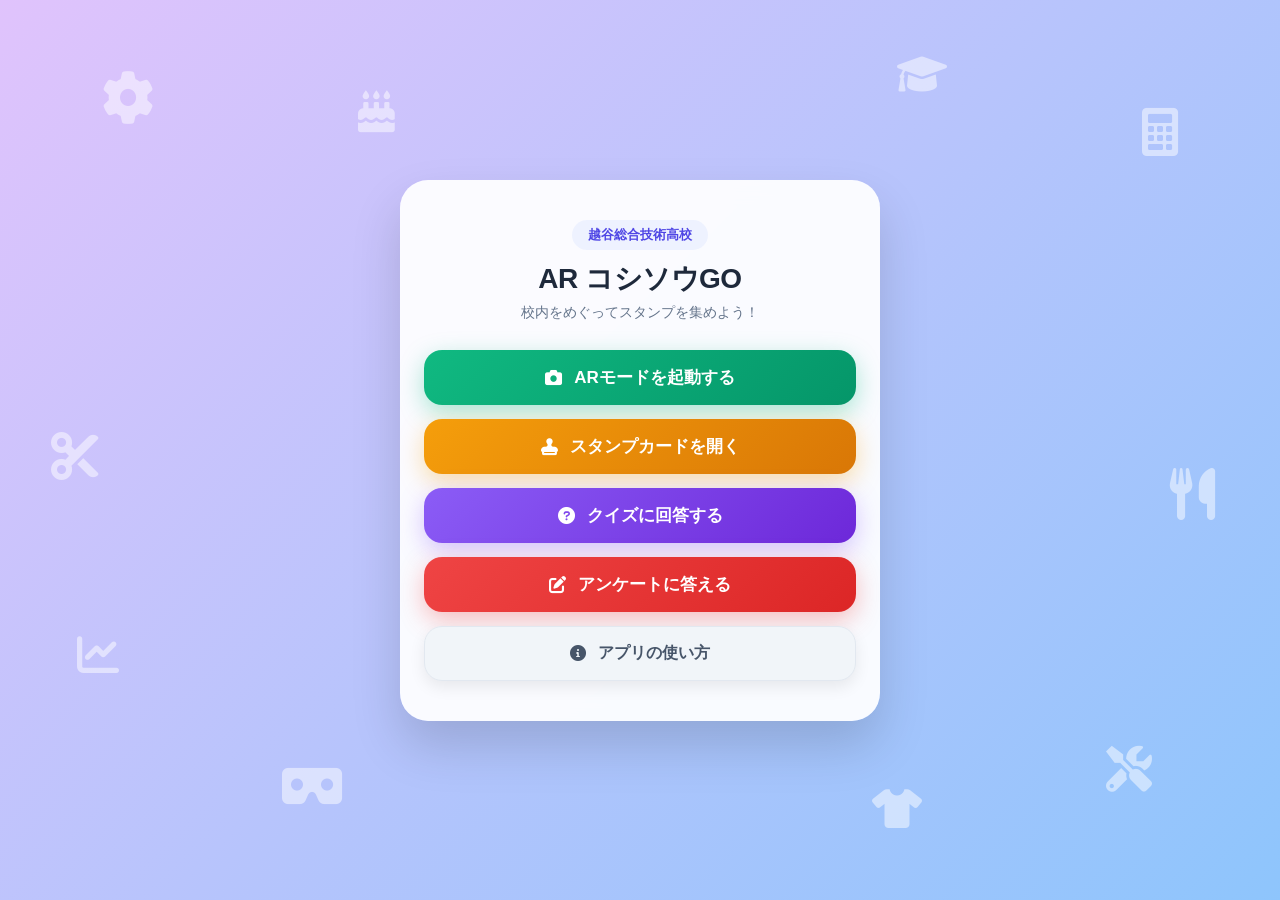
<file: index.html>
<!DOCTYPE html>
<html lang="ja">
<head>
    <meta charset="UTF-8">
    <meta name="viewport" content="width=device-width, initial-scale=1.0">
    <title>越総 ARナビ</title>
    <link href="https://cdnjs.cloudflare.com/ajax/libs/font-awesome/6.0.0/css/all.min.css" rel="stylesheet">
    <style>
        /* 全体のベーススタイル */
        * {
            box-sizing: border-box;
            margin: 0;
            padding: 0;
            font-family: 'Helvetica Neue', Arial, 'Hiragino Kaku Gothic ProN', 'Hiragino Sans', Meiryo, sans-serif;
        }

        body {
            background: linear-gradient(135deg, #e0c3fc 0%, #8ec5fc 100%);
            min-height: 100vh;
            display: flex;
            justify-content: center;
            align-items: center;
            padding: 24px 16px;
            position: relative;
            /* 画面からあふれた時にスクロールできるように変更 */
            overflow-x: hidden;
            overflow-y: auto;
        }

        /* 余白を埋める浮遊背景パーツ */
        .bg-decorations {
            position: fixed; /* スクロールしても背景要素がずれないように fixed に変更 */
            top: 0;
            left: 0;
            width: 100%;
            height: 100%;
            pointer-events: none;
            z-index: 0;
        }

        .decor-item {
            position: absolute;
            color: rgba(255, 255, 255, 0.5);
            animation: float 6s ease-in-out infinite alternate;
        }

        /* アイコン配置 */
        .item-kougyou1 { top: 8%; left: 8%; animation-delay: 0s; font-size: 52px; }
        .item-kougyou2 { bottom: 12%; right: 10%; animation-delay: 2s; font-size: 46px; }
        .item-shougyou1 { top: 12%; right: 8%; animation-delay: 1s; font-size: 48px; }
        .item-shougyou2 { bottom: 25%; left: 6%; animation-delay: 3s; font-size: 42px; }
        .item-fukushoku1 { top: 48%; left: 4%; animation-delay: 1.5s; font-size: 48px; }
        .item-fukushoku2 { bottom: 8%; right: 28%; animation-delay: 0.5s; font-size: 40px; }
        .item-shokumotsu1 { top: 52%; right: 5%; animation-delay: 2.5s; font-size: 52px; }
        .item-shokumotsu2 { top: 10%; left: 28%; animation-delay: 1.8s; font-size: 42px; }
        .item-ar1 { bottom: 10%; left: 22%; animation-delay: 0.8s; font-size: 48px; }
        .item-ar2 { top: 6%; right: 26%; animation-delay: 2.2s; font-size: 40px; }

        @keyframes float {
            0% { transform: translateY(0px) rotate(0deg); }
            100% { transform: translateY(-22px) rotate(12deg); }
        }

        /* メインのカード型容器 */
        .app-card {
            position: relative;
            z-index: 1;
            background: rgba(255, 255, 255, 0.93);
            backdrop-filter: blur(10px);
            border-radius: 28px;
            padding: 40px 24px;
            width: 100%;
            max-width: 480px;
            box-shadow: 0 25px 50px rgba(0, 0, 0, 0.15);
            text-align: center;
            margin: auto 0; /* 上下中央寄せをスクロール時も維持 */
        }

        /* ヘッダー部分 */
        .app-header {
            margin-bottom: 28px;
        }

        .app-badge {
            display: inline-block;
            background: #eef2ff;
            color: #4f46e5;
            font-size: 13px;
            font-weight: bold;
            padding: 6px 16px;
            border-radius: 20px;
            margin-bottom: 10px;
        }

        .app-title {
            font-size: 28px;
            color: #1e293b;
            font-weight: 800;
            letter-spacing: -0.5px;
        }

        .app-subtitle {
            font-size: 14px;
            color: #64748b;
            margin-top: 6px;
        }

        /* メインボタンエリア */
        .btn-group {
            display: flex;
            flex-direction: column;
            gap: 14px;
        }

        /* 共通ボタン基本設定 */
        .btn {
            display: flex;
            align-items: center;
            justify-content: center;
            gap: 12px;
            width: 100%;
            padding: 16px 20px;
            font-size: 17px;
            font-weight: 700;
            border: none;
            border-radius: 18px;
            text-decoration: none;
            cursor: pointer;
            transition: all 0.2s ease;
            box-shadow: 0 6px 16px rgba(0, 0, 0, 0.08);
        }

        .btn:active {
            transform: scale(0.98);
        }

        /* 各ボタンの色定義 */
        .btn-ar {
            background: linear-gradient(135deg, #10b981, #059669);
            color: white;
            box-shadow: 0 8px 24px rgba(16, 185, 129, 0.35);
        }

        .btn-stamp {
            background: linear-gradient(135deg, #f59e0b, #d97706);
            color: white;
            box-shadow: 0 8px 24px rgba(245, 158, 11, 0.35);
        }

        .btn-quiz {
            background: linear-gradient(135deg, #8b5cf6, #6d28d9);
            color: white;
            box-shadow: 0 8px 24px rgba(139, 92, 246, 0.35);
        }

        .btn-survey {
            background: linear-gradient(135deg, #ef4444, #dc2626);
            color: white;
            box-shadow: 0 8px 24px rgba(239, 68, 68, 0.35);
        }

        .btn-usage {
            background: #f1f5f9;
            color: #475569;
            border: 1px solid #e2e8f0;
            font-size: 16px;
        }

        .btn-usage:hover {
            background: #e2e8f0;
        }

        /* アプリの使い方 */
        .guide-box {
            display: none;
            margin-top: 18px;
            background: #f8fafc;
            border: 1px solid #e2e8f0;
            border-radius: 18px;
            padding: 18px;
            text-align: left;
            font-size: 14px;
            color: #334155;
            line-height: 1.6;
        }

        .guide-box h4 {
            color: #0f172a;
            font-size: 15px;
            margin-bottom: 8px;
            display: flex;
            align-items: center;
            gap: 6px;
        }

        .guide-box ol {
            padding-left: 20px;
        }

        .guide-box li {
            margin-bottom: 6px;
        }
    </style>
</head>
<body>

    <div class="bg-decorations">
        <i class="fa-solid fa-gear decor-item item-kougyou1"></i>
        <i class="fa-solid fa-screwdriver-wrench decor-item item-kougyou2"></i>
        <i class="fa-solid fa-calculator decor-item item-shougyou1"></i>
        <i class="fa-solid fa-chart-line decor-item item-shougyou2"></i>
        <i class="fa-solid fa-scissors decor-item item-fukushoku1"></i>
        <i class="fa-solid fa-shirt decor-item item-fukushoku2"></i>
        <i class="fa-solid fa-utensils decor-item item-shokumotsu1"></i>
        <i class="fa-solid fa-cake-candles decor-item item-shokumotsu2"></i>
        <i class="fa-solid fa-vr-cardboard decor-item item-ar1"></i>
        <i class="fa-solid fa-graduation-cap decor-item item-ar2"></i>
    </div>
    
    <div class="app-card">
        <div class="app-header">
            <span class="app-badge">越谷総合技術高校</span>
            <h1 class="app-title">AR コシソウGO</h1>
            <p class="app-subtitle">校内をめぐってスタンプを集めよう！</p>
        </div>

        <div class="btn-group">
            <a href="./videoMaya.html" class="btn btn-ar">
                <i class="fa-solid fa-camera"></i>
                ARモードを起動する
            </a>

            <a href="./map.html" class="btn btn-stamp">
                <i class="fa-solid fa-stamp"></i>
                スタンプカードを開く
            </a>

            <a href="./form.html" class="btn btn-quiz">
                <i class="fa-solid fa-circle-question"></i>
                クイズに回答する
            </a>

            <a href="https://forms.gle/NvS4azoim9Pduo2w6" class="btn btn-survey">
                <i class="fa-solid fa-pen-to-square"></i>
                アンケートに答える
            </a>

            <button type="button" class="btn btn-usage" id="toggleGuide">
                <i class="fa-solid fa-circle-info"></i>
                アプリの使い方
            </button>
        </div>

        <div class="guide-box" id="guideBox">
            <h4><i class="fa-solid fa-circle-info" style="color: #3b82f6;"></i> アプリのあそびかた</h4>
            <ol>
                <li><strong>「ARモードを起動」</strong>を押してカメラを許可します。</li>
                <li><strong>スタンプカード</strong>のマップからARマーカーの位置を探します。</li>
                <li>校内にある<strong>ARマーカー</strong>を読み取った後、対象となるものを探しカメラをかざします。</li>
                <li>読み取ったらスタンプを押し、校内をめぐって<strong>スタンプコンプリート</strong>を目指しましょう。</li>
                <li>ARとは別に校内を使った<strong>クイズ</strong>があります。ぜひ全問正解を目指して頑張ってください。</li>
                <li>スタンプが全部押せたら<strong>景品を受け取れます。</strong>先着***名様(1端末1つ)に***場所***でお配りしています。</li>
            </ol>
        </div>
    </div>

    <script>
        const toggleBtn = document.getElementById('toggleGuide');
        const guideBox = document.getElementById('guideBox');

        toggleBtn.addEventListener('click', () => {
            if (guideBox.style.display === 'block') {
                guideBox.style.display = 'none';
            } else {
                guideBox.style.display = 'block';
            }
        });
    </script>
</body>
</html>
</file>
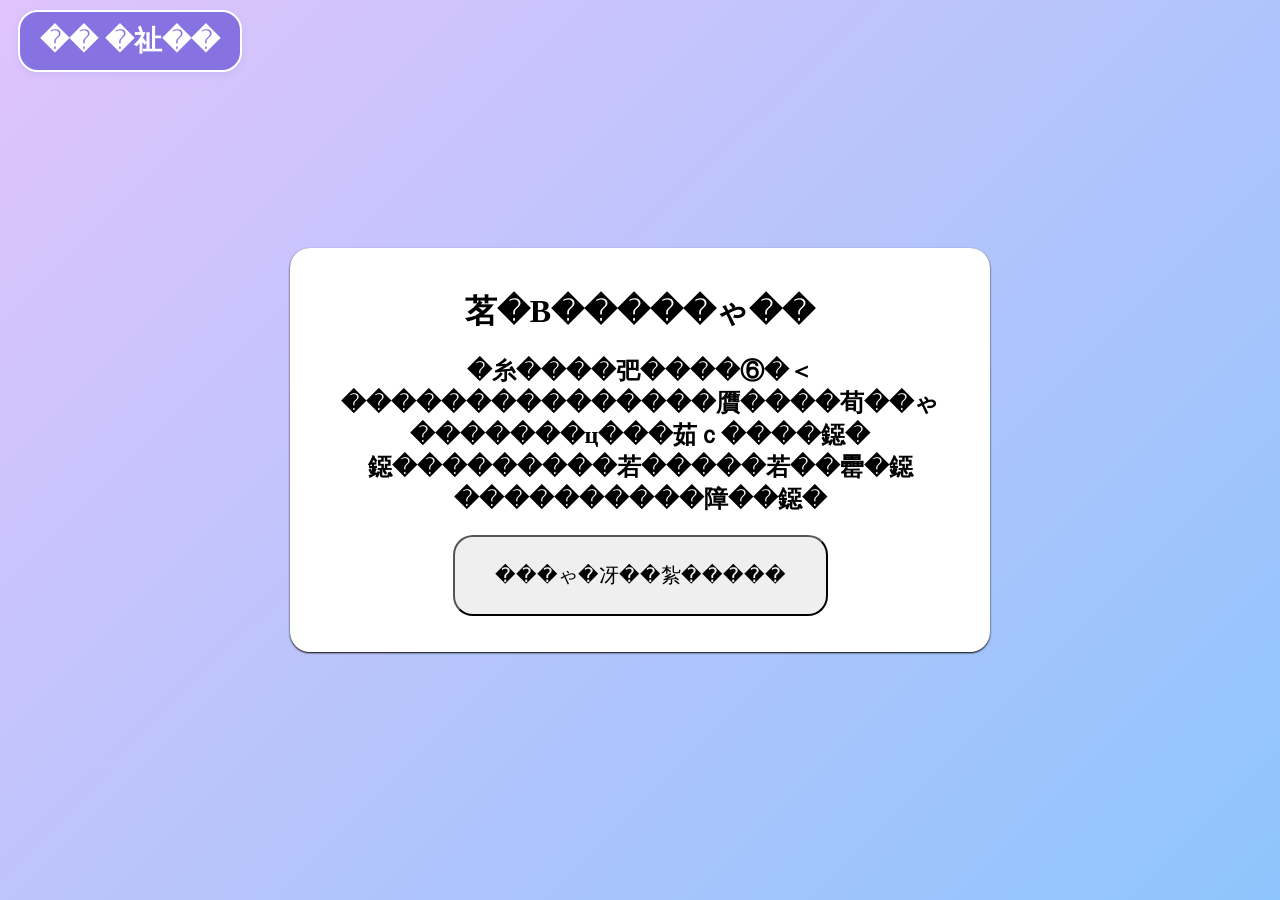
<file: form.html>
<html> 
<head>
    <meta name="viewport" content="width=device-width, initial-scale=1.0">
	<meta http-equiv="Content-Type" content="text/html:charset=EUC-JP">
    <title>クイズ</title>
    <style>

        .back-btn {
            position: fixed;
             top: 10px;
            left: 18px;

            padding: 10px 20px;

            background-color: #8672e0;
            color: white;

            font-size: 28px;
            font-weight: bold;

            text-decoration: none;

            border: 2px solid white;
            border-radius: 20px;

            box-shadow: 0 3px 6px rgba(164, 165, 243, 0.3);
        }
        .next-btn{
            border-radius: 20px;
            padding: 25px 40px;
            text-decoration: none;
            font-size: 20px;
        }
        body {
            
            text-align: center;
            min-height: 100vh;
            margin: 0;
            background: linear-gradient(135deg, #e0c3fc 0%, #8ec5fc 100%);
            min-height: 100vh;
            display: flex;
            justify-content: center;
            align-items: center;
        }
        .box {
            background-color: white;
            border-radius: 20px;
            padding: 20px;
            width: 80%;
            max-width: 700px;
            margin: 30px auto;
            box-sizing: border-box;
            box-shadow: 0 1px 2px black;
        }
        /* スマホ向けのサイズ調整 */
        @media (max-width: 600px) {
          body {
            font-size: 16px;
          }

          h1 {
            font-size: 24px;
          }

          p {
          font-size: 16px;
          line-height: 1.5;
          }

          button {
          font-size: 18px;
          padding: 10px 16px;
          min-height: 44px;
          }

          a {
            font-size: 16px;
          }
        }
    </style>

</head>
<body style="margin: 0px; overflow: hidden;">
    <div class="box">
    <h1>謎解きクイズ</h1>
    <h2>画像を頼りに学校のどこかにある場所を見つけそこで謎を解こう！<br>１問目はホームルーム棟１階にあります！
    </h2>
    <form action="quiz.html">
    <button type="submit" class="next-btn">クイズを始める</button>
    </form>
    </div>
    <a href="index.html" class="back-btn">← 戻る</a>
</body>
</html>
</file>
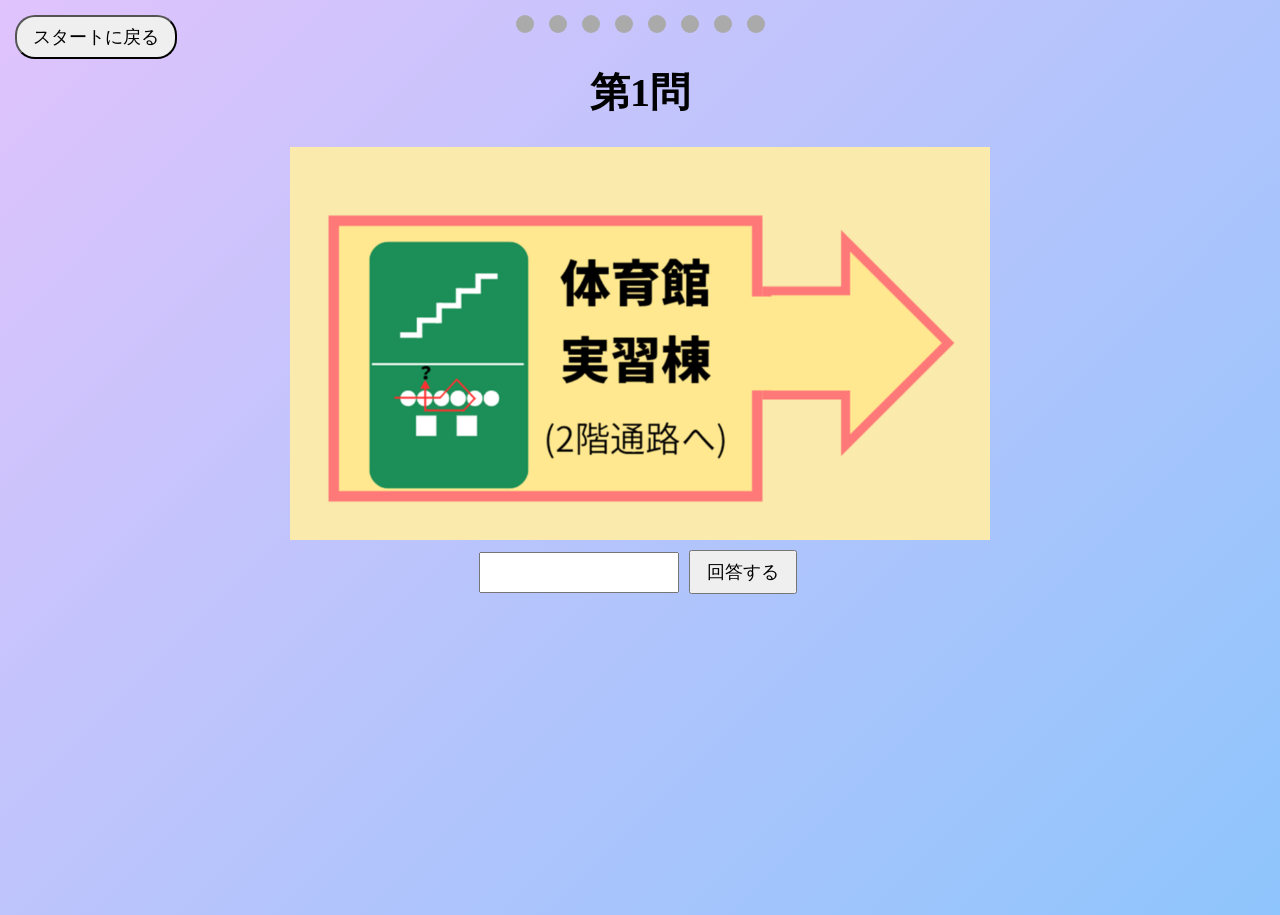
<file: quiz.html>
<!DOCTYPE html>
<html lang="ja">
<head>
<meta charset="UTF-8">
<meta name="viewport" content="width=device-width,initial-scale=1">
<title>クイズ</title>
<style>
body{
text-align:center;margin:0;min-height:100vh;
background:linear-gradient(135deg,#e0c3fc,#8ec5fc);
font-size:20px;
}
button{font-size:18px;padding:8px 16px;margin:5px}
#startButton{
position:fixed;top:10px;left:10px;border-radius:20px
}
.answer{
font-size:18px;padding:8px;width:200px;
box-sizing:border-box
}
#progress{margin:15px}
.circle{
display:inline-block;width:18px;height:18px;
border-radius:50%;background:#aaa;margin:0 5px
}
.circle.correct{background:green}
.circle.incorrect{background:red}
#quiz1Image{width:min(700px,90vw)}
#quiz2Area{
position:relative;display:inline-block;max-width:100vw
}
#quiz2Image{
width:min(996px,100vw);display:block
}
#canvas{
position:absolute;left:0;top:0;
width:100%;height:100%;touch-action:none
}
#quiz3Image{width:min(850px,90vw)}
#quiz4Image{width:min(1000px,90vw)}
#quiz5Image{width:min(1000px,90vw)}
#quiz6Image,#quiz7Image,#quiz8Image{
width:min(1000px,90vw)
}

.clue-card {
  border: 2px solid #d8c8e8;
  border-radius: 15px;
  background: white;
  padding: 15px;
  margin: 15px auto;
  width: 90%;
  max-width: 600px;
  box-sizing: border-box;
  overflow-wrap: anywhere;
}

.clue-card img {
  display: block;
  width: 100%;
  max-width: 450px;
  height: auto;
  margin: 10px auto;
}

.clue-card p {
  line-height: 1.7;
}

#clueList {
  width: 100%;
  box-sizing: border-box;
  padding: 10px;
}

#clueList h2 {
  text-align: center;
}

/* スマホ向けのサイズ調整 */
@media (max-width: 600px) {
  body {
    padding-top: 70px;
    box-sizing: border-box;
    font-size: 16px;
  }

  h1 {
    font-size: 24px;
  }

  button {
    font-size: 16px;
    padding: 8px 12px;
    min-height: 40px;
  }

  input {
    font-size: 16px;
    padding: 6px;
    max-width: 90%;
    box-sizing: border-box;
  }

  .answer {
    width: 75%;
    max-width: 350px;
  }

  .back-btn {
    font-size: 18px;
    padding: 10px 14px;
  }
  #startButton {
    position: absolute;
    top: 10px;
    left: 10px;
    font-size: 14px;
    padding: 6px 10px;

  }
}
#setumei{white-space:pre-line}
</style>
</head>
<body>

<button id="startButton" onclick="saveData();location.href='form.html'">
スタートに戻る
</button>

<div id="progress">
<span class="circle"></span>
<span class="circle"></span>
<span class="circle"></span>
<span class="circle"></span>
<span class="circle"></span>
<span class="circle"></span>
<span class="circle"></span>
<span class="circle"></span>
</div>

<h1 id="questionNumber">第1問</h1>

<div id="q1">
<img id="quiz1Image" src="クイズ資料/quiz1.png" alt="第1問">
<br>
<input class="answer" id="answer1" type="text">
<button onclick="checkQ1()">回答する</button>
</div>

<div id="q2" style="display:none">
<div id="quiz2Area">
<img id="quiz2Image" src="クイズ資料/quiz2.png" alt="第2問">
<canvas id="canvas"></canvas>
</div>
<div>
<input class="answer" id="answer2" type="text">
<br>
<button onclick="checkQ2()">回答する</button>
<button onclick="retryQ2()">やり直す</button>
</div>
</div>

<div id="q3" style="display:none">
<img id="quiz3Image" src="クイズ資料/quiz3.png" alt="第3問">
<br>
<input class="answer" id="answer3" type="text">
<button onclick="checkQ3()">回答する</button>
</div>

<div id="q4" style="display:none">
<img id="quiz4Image" src="クイズ資料/quiz4.png" alt="第4問">
<br>
<input class="answer" id="answer4" type="text">
<button onclick="checkQ4()">回答する</button>
</div>

<div id="q5" style="display:none">
<img id="quiz5Image" src="クイズ資料/quiz5.png" alt="第5問">
<br>
<input class="answer" id="answer5" type="text">
<button onclick="checkQ5()">回答する</button>
</div>

<div id="q6" style="display:none">
<img id="quiz6Image" src="クイズ資料/quiz6.png" alt="第6問">
<br>
<input class="answer" id="answer6" type="text">
<button onclick="checkQ6()">回答する</button>
</div>

<div id="q7" style="display:none">
<img id="quiz7Image" src="クイズ資料/quiz7.png" alt="第7問">
<br>
<input class="answer" id="answer7" type="text">
<button onclick="checkQ7()">回答する</button>
</div>

<div id="q8" style="display:none">
<img id="quiz8Image" src="クイズ資料/quiz8.png" alt="第8問">
<br>
<input class="answer" id="answer8" type="text">
<button onclick="checkQ8()">回答する</button>
<br>
<!-- 第2〜7問の手がかりを見るボタン -->
<button type="button" onclick="showClues()">手がかりを確認する</button>
</div>



<!-- 手がかり一覧 -->
<div id="clueList" style="display:none;">
  <h2>手がかり一覧</h2>
  <p>第2問〜第7問の画像・答え・解説を確認しよう！</p>

  <div class="clue-card">
    <h3>第2問</h3>
    <img src="クイズ資料/quiz2.png" alt="第2問の画像">
    <p><strong>答え：調理</strong></p>
    <p>解説：画像のヒントは「はくまいうえのにもじよめ」。集団調理の調理という文字に白米が重なっていて、答えの「調理」につながるよ。</p>
  </div>

  <div class="clue-card">
    <h3>第3問</h3>
    <img src="クイズ資料/quiz3.png" alt="第3問の画像">
    <p><strong>答え：しんかんせん</strong></p>
    <p>解説：画像に書かれたヒントや文字をよく確認してみよう。</p>
  </div>

  <div class="clue-card">
    <h3>第4問</h3>
    <img src="クイズ資料/quiz4.png" alt="第4問の画像">
    <p><strong>答え：おりもの</strong></p>
    <p>解説：廊下にある衣装ケースの中にある衣装の順番に並べ替えよう。</p>
  </div>

  <div class="clue-card">
    <h3>第5問</h3>
    <img src="クイズ資料/quiz5.png" alt="第5問の画像">
    <p><strong>答え：プログラム</strong></p>
    <p>解説：実物のダーツの的にある点数を解いた問題数である、４問で割り切れる場所の文字を並べてみよう。</p>
  </div>

  <div class="clue-card">
    <h3>第6問</h3>
    <img src="クイズ資料/quiz6.png" alt="第6問の画像">
    <p><strong>答え：デジタルデザイン</strong></p>
    <p>解説：ポスターと画像内の「ほし」の例から、５０音順に文字を変えていく。それぞれ対応させてみよう。</p>
  </div>

  <div class="clue-card">
    <h3>第7問</h3>
    <img src="クイズ資料/quiz7.png" alt="第7問の画像">
    <p><strong>答え：パッキング</strong></p>
    <p>解説：1.ハサミ  2.カッターナイフ  3.ホッチキス  4.テープ類  5.穴あけパンチ  6.ワイヤー</p>
  </div>

  <button type="button" onclick="hideClues()">第8問に戻る</button>
</div>


<p id="result"></p>
<p id="setumei"></p>
<div id="navigation"></div>

<script>

function showClues() {
  document.getElementById("q8").style.display = "none";
  document.getElementById("clueList").style.display = "block";
  window.scrollTo(0, 0);
}

function hideClues() {
  document.getElementById("clueList").style.display = "none";
  nextQ(8);
}

let q=Number(localStorage.getItem("quizQ"))||1;
if(q<1||q>8)q=1;

let results=JSON.parse(localStorage.getItem("quizResults")||"null")||[null,null,null,null,null,null,null,null];
let answers=JSON.parse(localStorage.getItem("quizAnswers")||"null")||[];
let submitted=JSON.parse(localStorage.getItem("quizSubmitted")||"null")||[false,false,false,false,false,false,false,false];
let resultTexts=JSON.parse(localStorage.getItem("quizResultTexts")||"null")||["","","","","","","",""];
let explanations=JSON.parse(localStorage.getItem("quizExplanations")||"null")||["","","","","","","",""];

while(results.length<8)results.push(null);
while(answers.length<8)answers.push("");
while(submitted.length<8)submitted.push(false);
while(resultTexts.length<8)resultTexts.push("");
while(explanations.length<8)explanations.push("");

const result=document.getElementById("result");
const setumei=document.getElementById("setumei");
const navigation=document.getElementById("navigation");
const canvas=document.getElementById("canvas");
const ctx=canvas.getContext("2d");

function saveData(){
localStorage.setItem("quizQ",q);
localStorage.setItem("quizResultTexts",JSON.stringify(resultTexts));
localStorage.setItem("quizExplanations",JSON.stringify(explanations));
localStorage.setItem("quizResults",JSON.stringify(results));
localStorage.setItem("quizAnswers",JSON.stringify([
document.getElementById("answer1").value,
document.getElementById("answer2").value,
document.getElementById("answer3").value,
document.getElementById("answer4").value,
document.getElementById("answer5").value,
document.getElementById("answer6").value,
document.getElementById("answer7").value,
document.getElementById("answer8").value
]));
localStorage.setItem("quizSubmitted",JSON.stringify(submitted));
localStorage.setItem("quizResultText",result.textContent);
localStorage.setItem("quizExplanation",setumei.textContent);

if(canvas.width>0&&canvas.height>0){
localStorage.setItem("quizCanvas",canvas.toDataURL());
}
}

function checkQ1(){
let a=document.getElementById("answer1").value;

if(a==="start" || a==="START" || a==="スタート"){
result.textContent="正解！";
setumei.textContent="正解は「start」です。\nここから謎解きクイズスタートです！\n矢印通りに階段を上り２階についたら右に曲がり直進してください。\n実習等２階の謎を解きましょう。";
setResult(true);
}else{
result.textContent="不正解……";
setumei.textContent="正解は「start」です。\nここから謎解きクイズスタートです！\n矢印通りに階段を上り２階についたら右に曲がり直進してください。\n実習等２階の謎を解きましょう。";
setResult(false);
}

navigation.innerHTML='<button onclick="nextQ(2)">次の問題</button>';
navigation.style.display="block";
saveData();
}

function checkQ2(){
let a=document.getElementById("answer2").value;

if(a==="調理" || a==="ちょうり" || a==="チョウリ"){
result.textContent="正解！";
setumei.textContent="正解は「調理」です！\n第3問へ進もう！\n実習棟１階で第３問を解こう！";
setResult(true);
}else{
result.textContent="不正解……";
setumei.textContent="正解は「調理」です！\n絵をつなげると「はくまいうえのにもじよめ」になります。\n白米のイラストが描いてある集団調理の「調理」が答えになります。\n実習棟一階で第3問へ進もう！";
setResult(false);
}

navigation.innerHTML='<button onclick="nextQ(3)">次の問題</button>';
navigation.style.display="block";
saveData();
}

function checkQ3(){
let a=document.getElementById("answer3").value;

if(a==="しんかんせん" || a==="新幹線" || a==="シンカンセン"){
result.textContent="正解！";
setumei.textContent="正解は「しんかんせん」です！\n次は実習棟三階で謎を解きましょう";
setResult(true);
}else{
result.textContent="不正解……";
setumei.textContent="正解は「しんかんせん」です！\n次は実習棟三階で謎を解きましょう";
setResult(false);
}

navigation.innerHTML='<button onclick="nextQ(4)">次の問題</button>';
navigation.style.display="block";
saveData();
}

function checkQ4(){
let a=document.getElementById("answer4").value;

if(a==="おりもの" || a==="織物" || a==="オリモノ"){
result.textContent="正解！";
setumei.textContent="正解は「おりもの」です！\n次の問題は実習棟4階で解きましょう";
setResult(true);
}else{
result.textContent="不正解……";
setumei.textContent="正解は「おりもの」です！\n次の問題は実習棟4階で解きましょう";
setResult(false);
}

navigation.innerHTML='<button onclick="nextQ(5)">次の問題</button>';
navigation.style.display="block";
saveData();
}

function checkQ5(){
let a=document.getElementById("answer5").value;

if(a==="プログラム" || a==="ぷろぐらむ"){
result.textContent="正解！";
setumei.textContent="正解は「プログラム」です！\n次の問題は、同じ階で反対側にある、情報処理科のエリアで解こう！";
setResult(true);
}else{
result.textContent="不正解……";
setumei.textContent="正解は「プログラム」です！\n次の問題は、同じ階で反対側にある、情報処理科のエリアで解こう！";
setResult(false);
}

navigation.innerHTML='<button onclick="nextQ(6)">次の問題</button>';
navigation.style.display="block";
saveData();
}

function checkQ6(){
let a=document.getElementById("answer6").value;

if(a==="デジタルデザイン" || a==="でじたるでざいん"){
result.textContent="正解！";
setumei.textContent="正解は「デジタルデザイン」です！\n５階で次の問題を解きましょう！";
setResult(true);
}else{
result.textContent="不正解……";
setumei.textContent="正解は「デジタルデザイン」です！\n５階で次の問題を解きましょう！";
setResult(false);
}

navigation.innerHTML='<button onclick="nextQ(7)">次の問題</button>';
navigation.style.display="block";
saveData();
}

function checkQ7(){
let a=document.getElementById("answer7").value;

if(a==="パッキング" || a==="ぱっきんぐ"){
result.textContent="正解！";
setumei.textContent="正解は「パッキング」です！\n次は最終問題です！";
setResult(true);
}else{
result.textContent="不正解……";
setumei.textContent="正解は「パッキング」です！\n次は最終問題です！";
setResult(false);
}

navigation.innerHTML='<button onclick="nextQ(8)">次の問題</button>';
navigation.style.display="block";
saveData();
}

function checkQ8(){
let a=document.getElementById("answer8").value;

if(a==="こしそうさい" || a==="コシソウサイ" || a==="越総祭"){
result.textContent="正解！";
setumei.textContent="正解は「こしそうさい」です！\n最後まで遊んでいただきありがとうございました！";
setResult(true);
}else{
result.textContent="不正解……";
setumei.textContent="正解は「こしそうさい」です！\n最後まで遊んでいただきありがとうございました！";
setResult(false);
}

navigation.innerHTML='<button onclick="showEnding()">エンディングへ</button>';
navigation.style.display="block";
saveData();
}

function resetAndReturn(){
localStorage.removeItem("quizQ");
localStorage.removeItem("quizResults");
localStorage.removeItem("quizAnswers");
localStorage.removeItem("quizSubmitted");
localStorage.removeItem("quizResultText");
localStorage.removeItem("quizExplanation");
localStorage.removeItem("quizResultTexts");
localStorage.removeItem("quizExplanations");
localStorage.removeItem("quizCanvas");

location.href="form.html";
}

function showEnding(){

  document.getElementById("q1").style.display="none";
  document.getElementById("q2").style.display="none";
  document.getElementById("q3").style.display="none";
  document.getElementById("q4").style.display="none";
  document.getElementById("q5").style.display="none";
  document.getElementById("q6").style.display="none";
  document.getElementById("q7").style.display="none";
  document.getElementById("q8").style.display="none";

  document.getElementById("questionNumber").style.display="none";
  document.getElementById("progress").style.display="none";
  document.getElementById("result").style.display="none";
  document.getElementById("setumei").style.display="none";
  document.getElementById("navigation").style.display="none";

  document.getElementById("ending").style.display="block";

  window.scrollTo(0,0);
}

function nextQ(num){
saveData();
q=num;

document.getElementById("q1").style.display="none";
document.getElementById("q2").style.display="none";
document.getElementById("q3").style.display="none";
document.getElementById("q4").style.display="none";
document.getElementById("q5").style.display="none";
document.getElementById("q6").style.display="none";
document.getElementById("q7").style.display="none";
document.getElementById("q8").style.display="none";

navigation.style.display="none";
navigation.innerHTML="";
result.textContent="";
setumei.textContent="";
document.getElementById("questionNumber").textContent="第"+num+"問";

if(num===1){
document.getElementById("q1").style.display="block";
}else if(num===2){
document.getElementById("q2").style.display="block";
resize();
}else if(num===3){
document.getElementById("q3").style.display="block";
}else if(num===4){
document.getElementById("q4").style.display="block";
}else if(num===5){
document.getElementById("q5").style.display="block";
}else if(num===6){
document.getElementById("q6").style.display="block";    
}else if(num===7){
document.getElementById("q7").style.display="block";
}else if(num===8){
document.getElementById("q8").style.display="block";    
}

if(submitted[q-1]){
result.textContent=resultTexts[q-1];
setumei.textContent=explanations[q-1];

if(q<8){
navigation.innerHTML='<button onclick="nextQ('+(q+1)+')">次の問題</button>';
navigation.style.display="block";
}
}

saveData();
}

function setResult(ok){
results[q-1]=ok?"correct":"incorrect";
submitted[q-1]=true;

document.querySelectorAll(".circle").forEach((c,i)=>{
c.className="circle";
if(results[i])c.classList.add(results[i]);
});
resultTexts[q-1]=result.textContent;
explanations[q-1]=setumei.textContent;

saveData();
}

canvas.addEventListener("pointerdown",e=>{
drawing=true;
ctx.beginPath();
ctx.moveTo(e.offsetX,e.offsetY);
});

canvas.addEventListener("pointermove",e=>{
if(!drawing)return;
ctx.lineTo(e.offsetX,e.offsetY);
ctx.stroke();
});

canvas.addEventListener("pointerup",()=>{
drawing=false;
saveData();
});

canvas.addEventListener("pointercancel",()=>{
drawing=false;
saveData();
});

canvas.addEventListener("pointerleave",()=>{
drawing=false;
saveData();
});

function retryQ2(){
ctx.clearRect(0,0,canvas.width,canvas.height);
localStorage.removeItem("quizCanvas");
saveData();
}

function resize(){
let oldData=null;

if(canvas.width>0&&canvas.height>0){
oldData=canvas.toDataURL();
}else{
oldData=localStorage.getItem("quizCanvas");
}

canvas.width=canvas.offsetWidth;
canvas.height=canvas.offsetHeight;

if(oldData&&canvas.width>0&&canvas.height>0){
let img=new Image();
img.onload=()=>{
ctx.drawImage(img,0,0,canvas.width,canvas.height);
};
img.src=oldData;
}
}

document.querySelectorAll(".answer").forEach(input=>{
input.addEventListener("input",saveData);
});

window.addEventListener("resize",resize);

function restoreData(){
document.getElementById("answer1").value=answers[0]||"";
document.getElementById("answer2").value=answers[1]||"";
document.getElementById("answer3").value=answers[2]||"";
document.getElementById("answer4").value=answers[3]||"";
document.getElementById("answer5").value=answers[4]||"";
document.getElementById("answer6").value=answers[5]||"";
document.getElementById("answer7").value=answers[6]||"";
document.getElementById("answer8").value=answers[7]||"";

document.querySelectorAll(".circle").forEach((c,i)=>{
c.className="circle";
if(results[i])c.classList.add(results[i]);
});

nextQ(q);
}

restoreData();
</script>

<!-- エンディング画面 -->
<div id="ending" style="display:none; padding:30px 15px;">

  <h1>クイズ終了！</h1>
  <p>最後まで挑戦してくれてありがとう！</p>

  <hr>

  <h2>製作者</h2>
  <p>３年課題研究２班<br>高橋<br>てぃーらむ</p>

  <br>

  <button onclick="resetAndReturn()">スタートに戻る</button>

</div>

</body>
</html>
</file>
